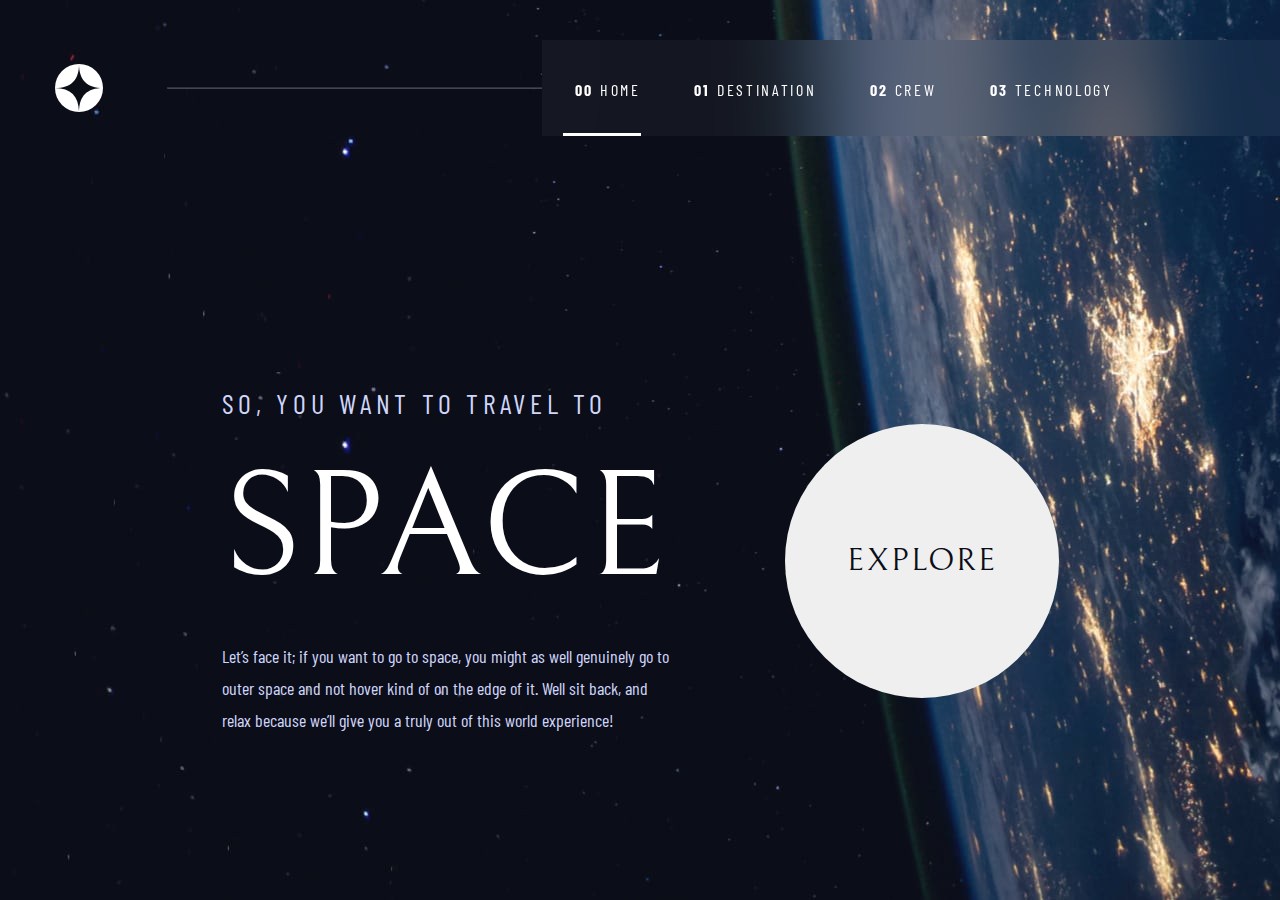
<file: index.html>
<!DOCTYPE html>
<html lang="en">
  <head>
    <meta charset="UTF-8" />
    <meta name="viewport" content="width=device-width, initial-scale=1.0" />
    <link
      rel="icon"
      type="image/png"
      sizes="32x32"
      href="./assets/favicon-32x32.png"
    />
    <link rel="stylesheet" href="reset.css" />
    <link rel="stylesheet" href="style.css" />
    <title>Space tourism website</title>
    <style>
      @media only screen and (min-width: 375px) {
        body {
          background: url("./assets/home/background-home-mobile.jpg");
          background-size: cover;
          height: 100vh;
        }
      }
      @media only screen and (min-width: 768px) {
        body {
          background: url("./assets/home/background-home-tablet.jpg");
          background-size: cover;
          height: 100vh;
        }
      }
      @media only screen and (min-width: 1200px) {
        body {
          background: url("./assets/home/background-home-desktop.jpg");
          background-size: cover;
          height: 100vh;
        }
      }
    </style>
  </head>
  <body>
    <header>
      <div class="toggle-hamburger" id="toggle-hamburger"></div>
      <div class="row header">
        <img src="./assets/shared/logo.svg" alt="Logo icon" />
        <hr />
        <div class="nav-links">
          <ul id="nav-links">
            <li id="home-nav-btn">
              <a href="index.html"
                ><span class="nav-button-number">00</span> Home</a
              >
            </li>
            <li id="dest-nav-btn">
              <a href="destination.html"
                ><span class="nav-button-number">01</span> Destination</a
              >
            </li>
            <li id="crew-nav-btn">
              <a href="crew.html"
                ><span class="nav-button-number">02</span> Crew</a
              >
            </li>
            <li id="tech-nav-btn">
              <a href="technology.html"
                ><span class="nav-button-number">03</span> Technology</a
              >
            </li>
          </ul>
        </div>
      </div>
    </header>

    <main>
      <div class="container">
        <div class="main-text">
          <h5>SO, YOU WANT TO TRAVEL TO</h5>
          <h1>Space</h1>
          <p>
            Let’s face it; if you want to go to space, you might as well
            genuinely go to outer space and not hover kind of on the edge of it.
            Well sit back, and relax because we’ll give you a truly out of this
            world experience!
          </p>
        </div>
        <button
          class="explore-button"
          type="button"
          onclick="window.location.href='./destination.html';"
        >
          Explore
        </button>
      </div>
    </main>
    <script>
      if (window.screen.width > 768) {
        document.write('<script src="./js/header.js"><\/script>');
      }
    </script>
    <script src="./js/hamburger.js"></script>
    <!-- <script src="./js/header.js"></script> -->
  </body>
</html>
</file>
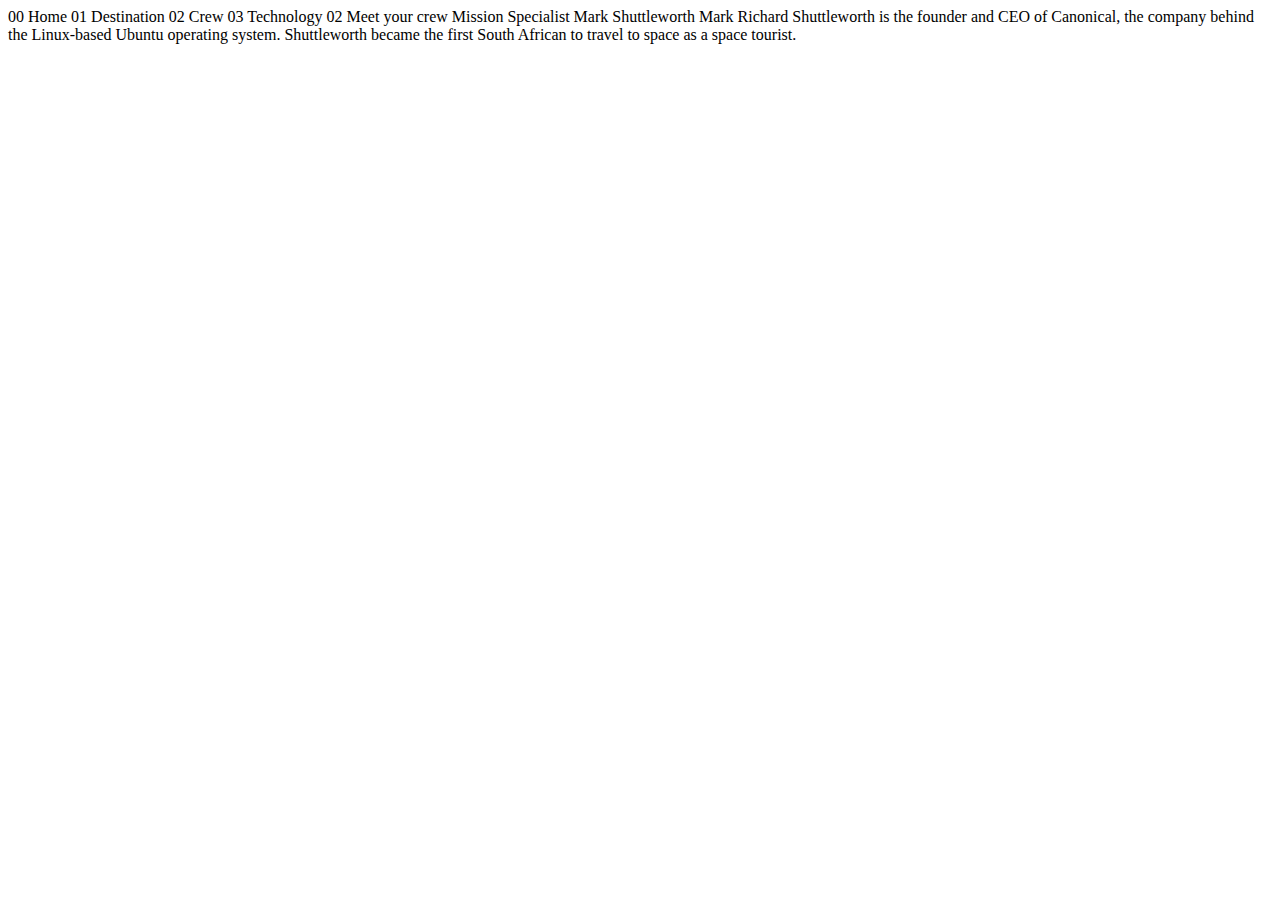
<file: crew-specialist.html>
<!DOCTYPE html>
<html lang="en">
<head>
  <meta charset="UTF-8">
  <meta name="viewport" content="width=device-width, initial-scale=1.0">

  <link rel="icon" type="image/png" sizes="32x32" href="./assets/favicon-32x32.png">
  
  <title>Frontend Mentor | Space tourism website</title>
</head>
<body>

  00 Home
  01 Destination
  02 Crew
  03 Technology

  02 Meet your crew

  Mission Specialist
  Mark Shuttleworth

  Mark Richard Shuttleworth is the founder and CEO of Canonical, the company behind 
  the Linux-based Ubuntu operating system. Shuttleworth became the first South 
  African to travel to space as a space tourist.
</body>
</html>
</file>
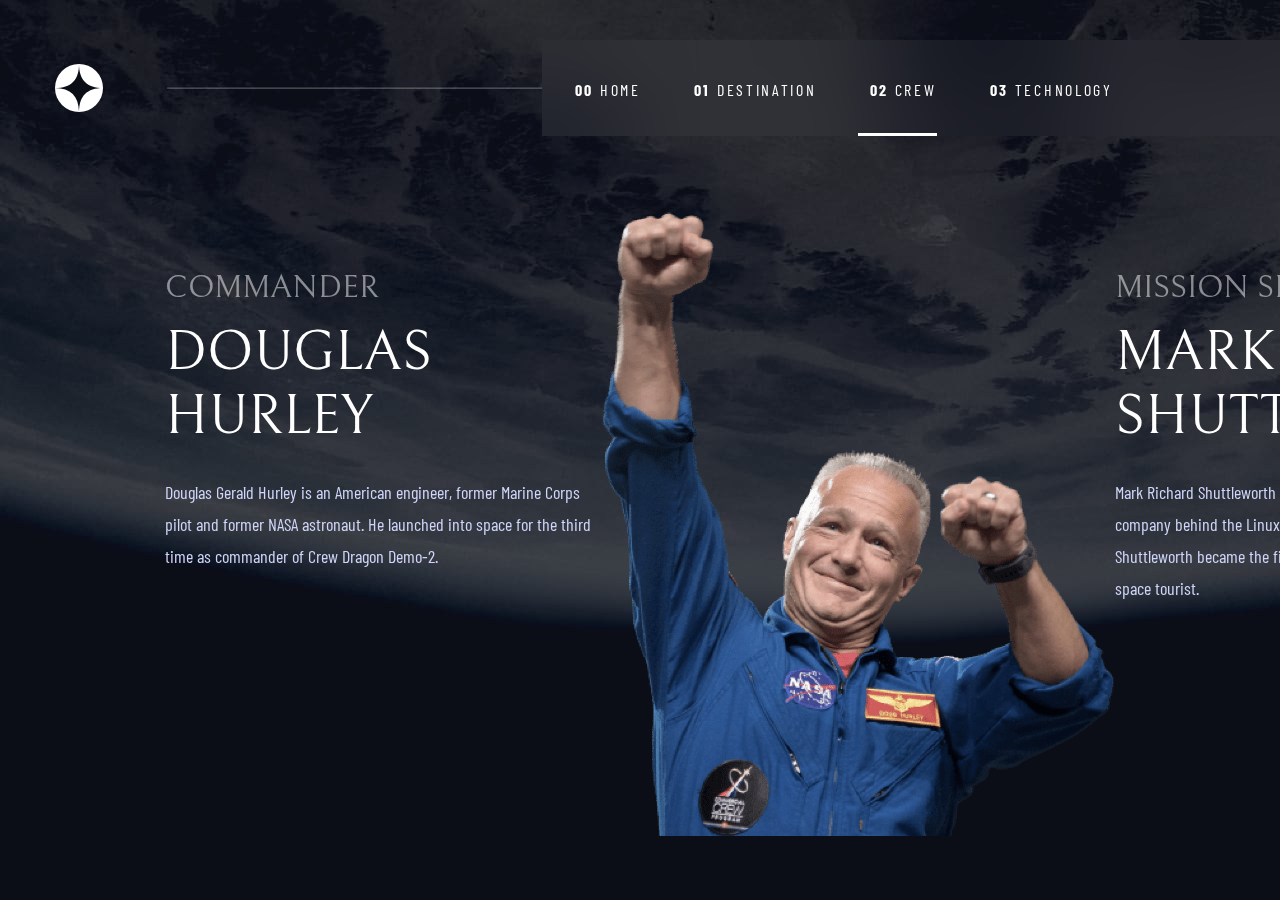
<file: crew.html>
<!DOCTYPE html>
<html lang="en">
  <head>
    <meta charset="UTF-8" />
    <meta name="viewport" content="width=device-width, initial-scale=1.0" />
    <link
      rel="icon"
      type="image/png"
      sizes="32x32"
      href="./assets/favicon-32x32.png"
    />
    <link rel="stylesheet" href="reset.css" />
    <link
      rel="stylesheet"
      href="https://cdn.jsdelivr.net/npm/swiper@8/swiper-bundle.min.css"
    />
    <link rel="stylesheet" href="style.css" />
    <title>Frontend Mentor | Space tourism website</title>
    <style>
      @media only screen and (min-width: 375px) {
        body {
          background: url("./assets/crew/background-crew-mobile.jpg");
          background-size: cover;
          height: 100vh;
        }
      }
      @media only screen and (min-width: 768px) {
        body {
          background: url("./assets/crew/background-crew-tablet.jpg");
          background-size: cover;
          height: 100vh;
        }
      }
      @media only screen and (min-width: 1200px) {
        body {
          background: url("./assets/crew/background-crew-desktop.jpg");
          background-size: cover;
          height: 100vh;
        }
      }
    </style>
  </head>
  <body>
    <header>
      <div class="toggle-hamburger" id="toggle-hamburger"></div>
      <div class="row header">
        <img src="./assets/shared/logo.svg" alt="Logo icon" />
        <hr />
        <div class="nav-links">
          <ul id="nav-links">
            <li id="home-nav-btn">
              <a href="index.html"
                ><span class="nav-button-number">00</span> Home</a
              >
            </li>
            <li id="dest-nav-btn">
              <a href="destination.html"
                ><span class="nav-button-number">01</span> Destination</a
              >
            </li>
            <li id="crew-nav-btn">
              <a href="crew.html"
                ><span class="nav-button-number">02</span> Crew</a
              >
            </li>
            <li id="tech-nav-btn">
              <a href="technology.html"
                ><span class="nav-button-number">03</span> Technology</a
              >
            </li>
          </ul>
        </div>
      </div>
    </header>

    <main>
      <!-- <div class="container bigger">
        <h5 class="container-header"><span>02</span>Meet your crew</h5>
        <div class="crew-row">
          <div class="crew-text">
            <h4 id="crewRole">Commander</h4>
            <h3 id="crewName">Douglas Hurley</h3>
            <p id="crewBio">
              Douglas Gerald Hurley is an American engineer, former Marine Corps
              pilot and former NASA astronaut. He launched into space for the
              third time as commander of Crew Dragon Demo-2.
            </p>
          </div>
          <form id="radioForm">
            <input id="radio-one" type="radio" name="r" value="1" checked />
            <input id="radio-two" type="radio" name="r" value="2" />
            <input id="radio-three" type="radio" name="r" value="3" />
            <input id="radio-four" type="radio" name="r" value="4" />
          </form>
          <hr />
          <picture
            ><img
              id="crewImg"
              src="./assets/crew/image-douglas-hurley.webp"
              alt=""
            />
          </picture>
        </div>
      </div> -->
      <div class="slider-container">
        <div class="container bigger swiper mySwiper">
          <div class="swiper-wrapper">
            <div class="swiper-slide">
              <div class="slide-row">
                <div class="crew-text">
                  <h4 id="crewRole">Commander</h4>
                  <h3 id="crewName">Douglas Hurley</h3>
                  <p id="crewBio">
                    Douglas Gerald Hurley is an American engineer, former Marine
                    Corps pilot and former NASA astronaut. He launched into
                    space for the third time as commander of Crew Dragon Demo-2.
                  </p>
                </div>
                <img
                  id="crewImg"
                  src="./assets/crew/image-douglas-hurley.png"
                  alt=""
                />
              </div>
            </div>
            <div class="swiper-slide">
              <div class="slide-row">
                <div class="crew-text">
                  <h4 id="crewRole">Mission Specialist</h4>
                  <h3 id="crewName">Mark Shuttleworth</h3>
                  <p id="crewBio">
                    Mark Richard Shuttleworth is the founder and CEO of
                    Canonical, the company behind the Linux-based Ubuntu
                    operating system. Shuttleworth became the first South
                    African to travel to space as a space tourist.
                  </p>
                </div>
                <img
                  id="crewImg"
                  src="./assets/crew/image-mark-shuttleworth.png"
                  alt=""
                />
              </div>
            </div>
            <div class="swiper-slide">
              <div class="slide-row">
                <div class="crew-text">
                  <h4 id="crewRole">Pilot</h4>
                  <h3 id="crewName">Victor Glover</h3>
                  <p id="crewBio">
                    Pilot on the first operational flight of the SpaceX Crew
                    Dragon to the International Space Station. Glover is a
                    commander in the U.S. Navy where he pilots an F/A-18.He was
                    a crew member of Expedition 64, and served as a station
                    systems flight engineer.
                  </p>
                </div>
                <img
                  id="crewImg"
                  src="./assets/crew/image-victor-glover.png"
                  alt=""
                />
              </div>
            </div>
            <div class="swiper-slide">
              <div class="slide-row">
                <div class="crew-text">
                  <h4 id="crewRole">Flight Engineer</h4>
                  <h3 id="crewName">Anousheh Ansari</h3>
                  <p id="crewBio">
                    Anousheh Ansari is an Iranian American engineer and
                    co-founder of Prodea Systems. Ansari was the fourth
                    self-funded space tourist, the first self-funded woman to
                    fly to the ISS, and the first Iranian in space.
                  </p>
                </div>
                <img
                  id="crewImg"
                  src="./assets/crew/image-anousheh-ansari.png"
                  alt=""
                />
              </div>
            </div>
          </div>
        </div>
      </div>
      <div class="swiper-pagination"></div>
    </main>
    <script>
      if (window.screen.width > 768) {
        document.write('<script src="./js/header.js"><\/script>');
      }
    </script>
    <script src="https://cdn.jsdelivr.net/npm/swiper@8/swiper-bundle.min.js"></script>
    <script src="./js/hamburger.js"></script>
    <script type="module" src="./js/crewData.js"></script>
  </body>
</html>
</file>
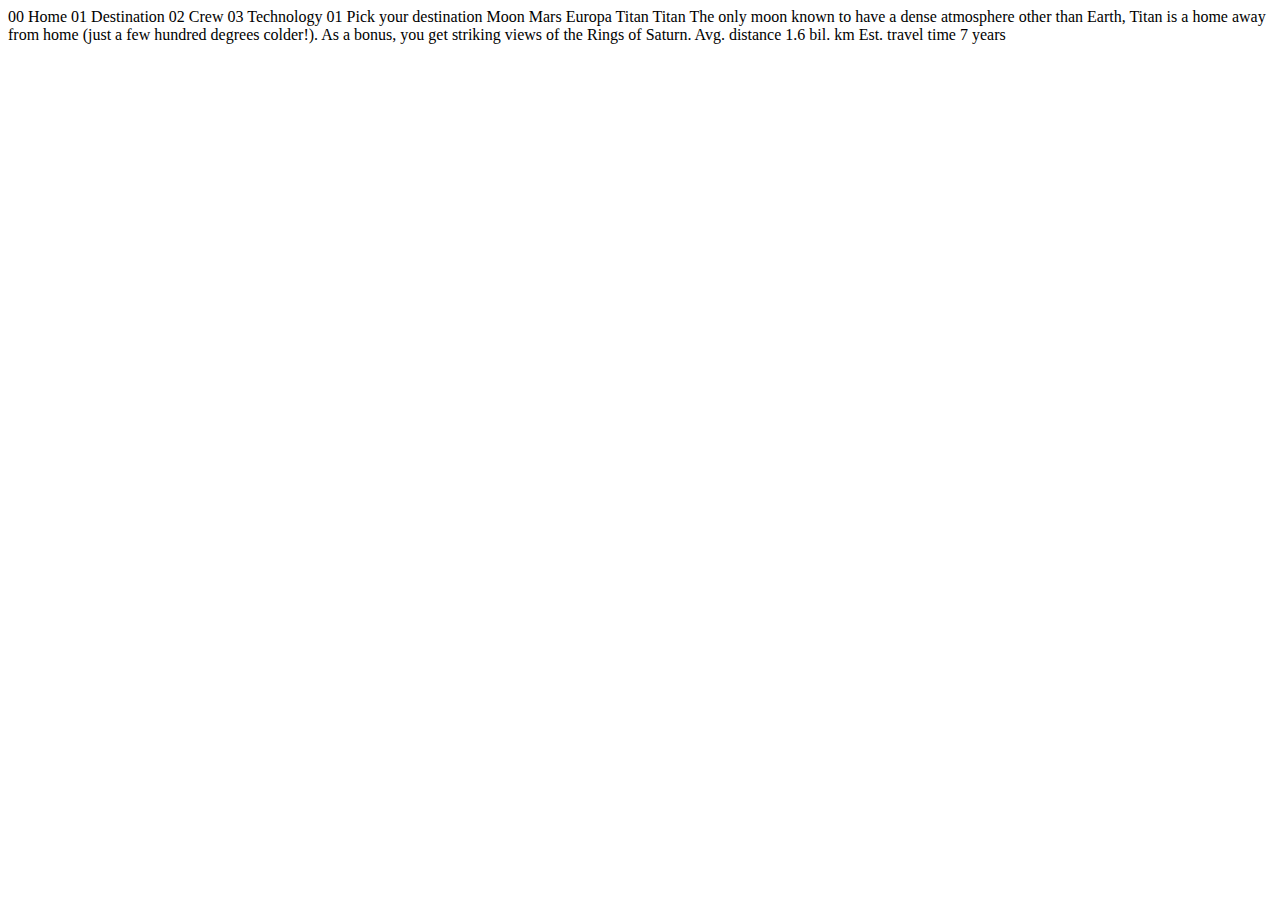
<file: destination-titan.html>
<!DOCTYPE html>
<html lang="en">
<head>
  <meta charset="UTF-8">
  <meta name="viewport" content="width=device-width, initial-scale=1.0">

  <link rel="icon" type="image/png" sizes="32x32" href="./assets/favicon-32x32.png">
  
  <title>Frontend Mentor | Space tourism website</title>
</head>
<body>

  00 Home
  01 Destination
  02 Crew
  03 Technology

  01 Pick your destination

  Moon
  Mars
  Europa
  Titan

  Titan

  The only moon known to have a dense atmosphere other than Earth, Titan 
  is a home away from home (just a few hundred degrees colder!). As a 
  bonus, you get striking views of the Rings of Saturn.

  Avg. distance
  1.6 bil. km

  Est. travel time
  7 years
</body>
</html>
</file>
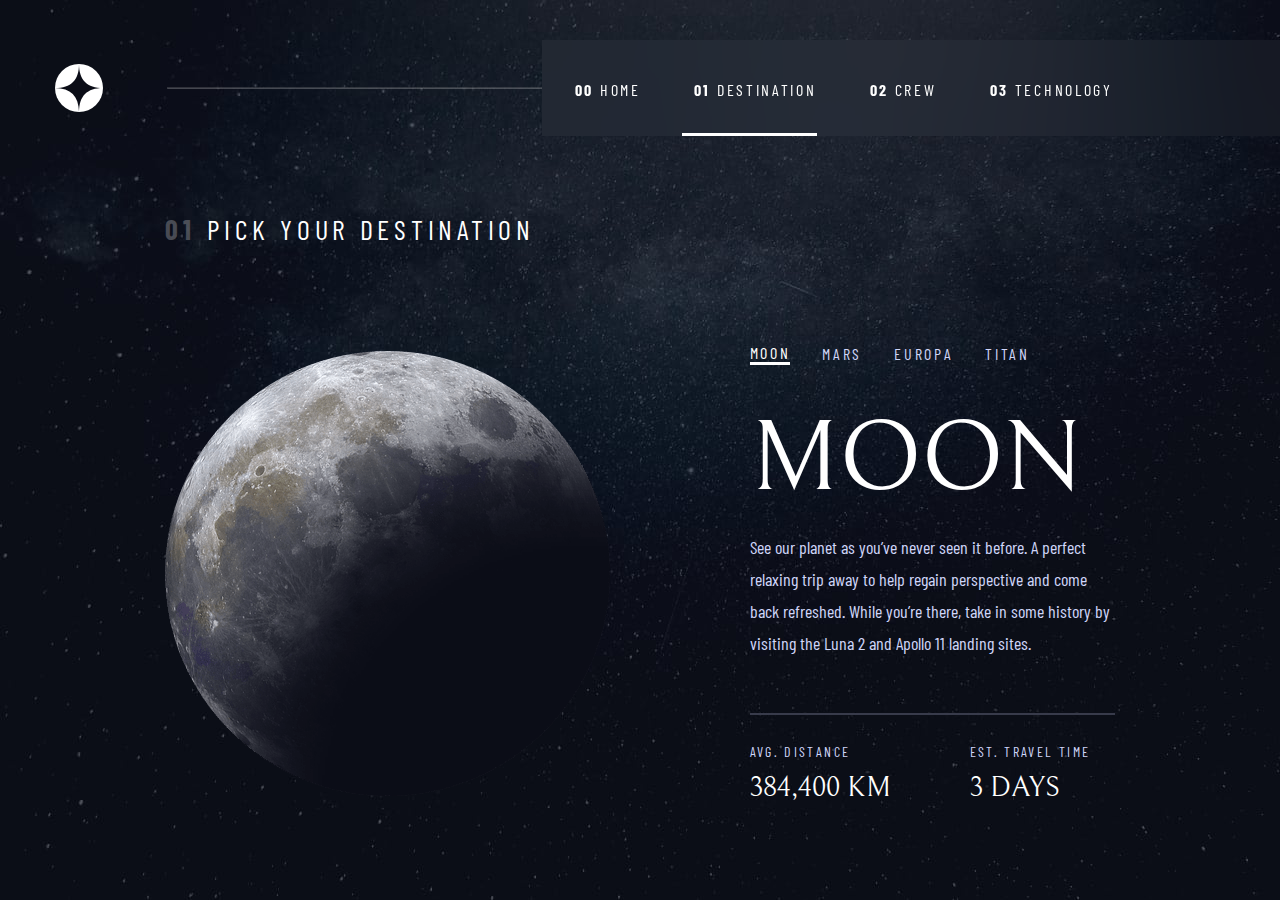
<file: destination.html>
<!DOCTYPE html>
<html lang="en">
  <head>
    <meta charset="UTF-8" />
    <meta name="viewport" content="width=device-width, initial-scale=1.0" />
    <link
      rel="icon"
      type="image/png"
      sizes="32x32"
      href="./assets/favicon-32x32.png"
    />
    <link rel="stylesheet" href="reset.css" />
    <link rel="stylesheet" href="style.css" />
    <title>Space tourism website | Destination</title>
    <style>
      @media only screen and (min-width: 375px) {
        body {
          background: url("./assets/destination/background-destination-mobile.jpg");
          background-size: cover;
          height: 100vh;
        }
      }
      @media only screen and (min-width: 768px) {
        body {
          background: url("./assets/destination/background-destination-tablet.jpg");
          background-size: cover;
          height: 100vh;
        }
      }
      @media only screen and (min-width: 1200px) {
        body {
          background: url("./assets/destination/background-destination-desktop.jpg");
          background-size: cover;
          height: 100vh;
        }
      }
    </style>
  </head>
  <body class="destination-body">
    <header>
      <div class="toggle-hamburger" id="toggle-hamburger"></div>
      <div class="row header">
        <img src="./assets/shared/logo.svg" alt="Logo icon" />
        <hr />
        <div class="nav-links">
          <ul id="nav-links">
            <li id="home-nav-btn">
              <a href="index.html"
                ><span class="nav-button-number">00</span> Home</a
              >
            </li>
            <li id="dest-nav-btn">
              <a href="destination.html"
                ><span class="nav-button-number">01</span> Destination</a
              >
            </li>
            <li id="crew-nav-btn">
              <a href="crew.html"
                ><span class="nav-button-number">02</span> Crew</a
              >
            </li>
            <li id="tech-nav-btn">
              <a href="technology.html"
                ><span class="nav-button-number">03</span> Technology</a
              >
            </li>
          </ul>
        </div>
      </div>
    </header>

    <main>
      <div class="container bigger">
        <h5 class="container-header"><span>01</span>Pick your destination</h5>
        <div class="row destination">
          <img
            id="planet-picture"
            src="./assets/destination/image-moon.png"
            alt="Moon picture"
          />
          <div class="dest-text">
            <div>
              <ul class="dest-links">
                <li class="planet-navbar-active" id="moon-btn">Moon</li>
                <li id="mars-btn">Mars</li>
                <li id="europa-btn">Europa</li>
                <li id="titan-btn">Titan</li>
              </ul>
            </div>
            <h2 id="planet-name" class="planet-name">Moon</h2>
            <p id="planet-desc">
              See our planet as you’ve never seen it before. A perfect relaxing
              trip away to help regain perspective and come back refreshed.
              While you’re there, take in some history by visiting the Luna 2
              and Apollo 11 landing sites.
            </p>
            <hr class="dest-line" />
            <div class="dest-bottom-text">
              <div class="distance">
                <p class="dest-bottom-text-row1">AVG. DISTANCE</p>
                <p id="planet-dis" class="dest-bottom-text-row2">384,400 km</p>
              </div>
              <div class="travel-time">
                <p class="dest-bottom-text-row1">Est. travel time</p>
                <p id="planet-time" class="dest-bottom-text-row2">3 days</p>
              </div>
            </div>
          </div>
        </div>
      </div>
    </main>
    <script>
      if (window.screen.width > 768) {
        document.write('<script src="./js/header.js"><\/script>');
      }
    </script>
    <script src="./js/hamburger.js"></script>
    <script type="module" src="./js/destinationData.js"></script>
  </body>
</html>
</file>
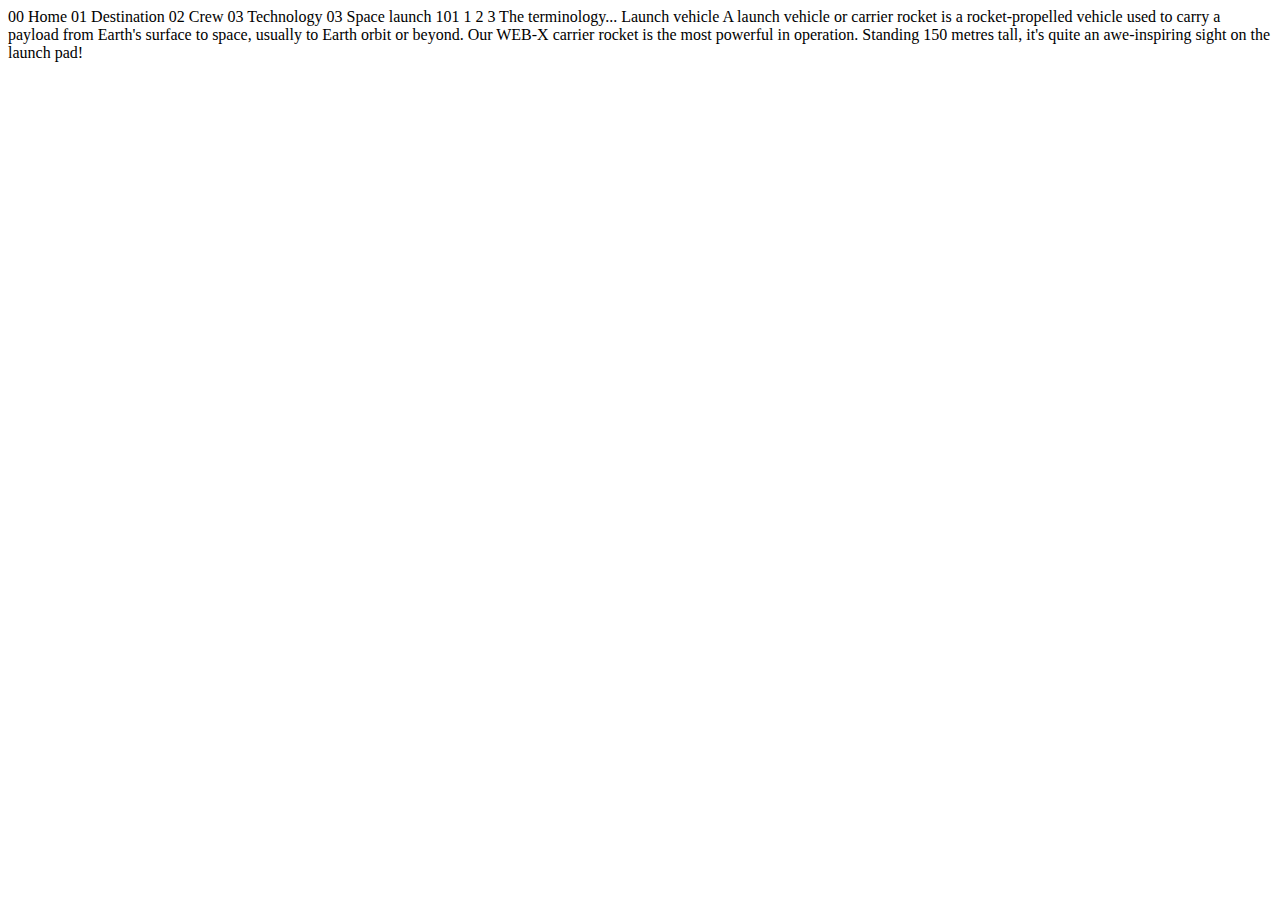
<file: technology-vehicle.html>
<!DOCTYPE html>
<html lang="en">
<head>
  <meta charset="UTF-8">
  <meta name="viewport" content="width=device-width, initial-scale=1.0">

  <link rel="icon" type="image/png" sizes="32x32" href="./assets/favicon-32x32.png">
  
  <title>Frontend Mentor | Space tourism website</title>
</head>
<body>

  00 Home
  01 Destination
  02 Crew
  03 Technology

  03 Space launch 101

  1
  2
  3

  The terminology...
  Launch vehicle

  A launch vehicle or carrier rocket is a rocket-propelled vehicle used to carry a 
  payload from Earth's surface to space, usually to Earth orbit or beyond. Our 
  WEB-X carrier rocket is the most powerful in operation. Standing 150 metres tall, 
  it's quite an awe-inspiring sight on the launch pad!
</body>
</html>
</file>
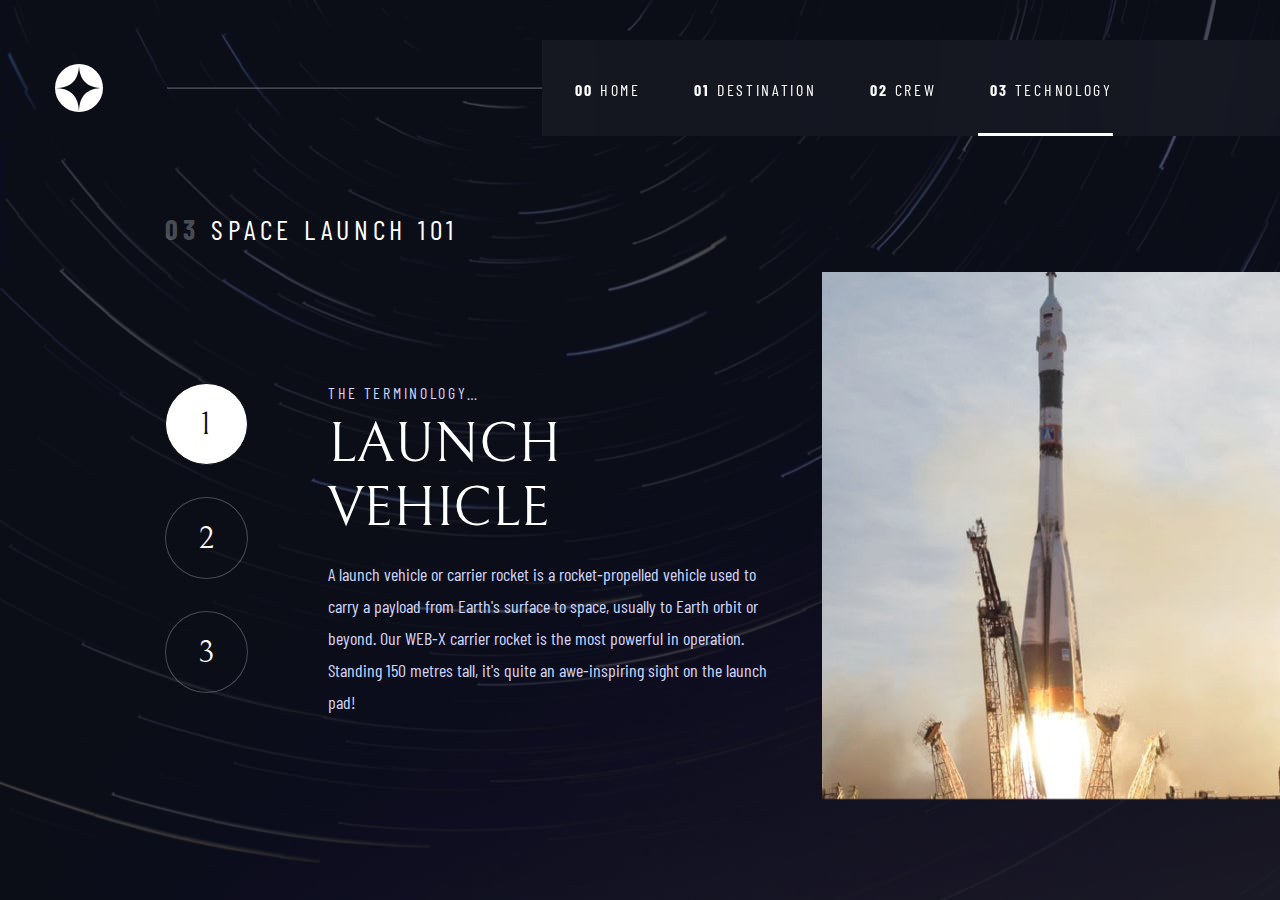
<file: technology.html>
<!DOCTYPE html>
<html lang="en">
  <head>
    <meta charset="UTF-8" />
    <meta name="viewport" content="width=device-width, initial-scale=1.0" />
    <link
      rel="icon"
      type="image/png"
      sizes="32x32"
      href="./assets/favicon-32x32.png"
    />
    <link rel="stylesheet" href="reset.css" />
    <link rel="stylesheet" href="style.css" />
    <title>Frontend Mentor | Space tourism website</title>
    <style>
      @media only screen and (min-width: 375px) {
        body {
          background: url("./assets/technology/background-technology-mobile.jpg");
          background-size: cover;
          height: 100vh;
        }
      }
      @media only screen and (min-width: 768px) {
        body {
          background: url("./assets/technology/background-technology-tablet.jpg");
          background-size: cover;
          height: 100vh;
        }
      }
      @media only screen and (min-width: 1200px) {
        body {
          background: url("./assets/technology/background-technology-desktop.jpg");
          background-size: cover;
          height: 100vh;
        }
      }
    </style>
  </head>
  <body>
    <header>
      <div class="toggle-hamburger" id="toggle-hamburger"></div>
      <div class="row header">
        <img src="./assets/shared/logo.svg" alt="Logo icon" />
        <hr />
        <div class="nav-links">
          <ul id="nav-links">
            <li id="home-nav-btn">
              <a href="index.html"
                ><span class="nav-button-number">00</span> Home</a
              >
            </li>
            <li id="dest-nav-btn">
              <a href="destination.html"
                ><span class="nav-button-number">01</span> Destination</a
              >
            </li>
            <li id="crew-nav-btn">
              <a href="crew.html"
                ><span class="nav-button-number">02</span> Crew</a
              >
            </li>
            <li id="tech-nav-btn">
              <a href="technology.html"
                ><span class="nav-button-number">03</span> Technology</a
              >
            </li>
          </ul>
        </div>
      </div>
    </header>

    <main>
      <div class="container bigger tech">
        <h5 class="container-header"><span>03</span>SPACE LAUNCH 101</h5>
        <div class="tech-row">
          <div class="tech-buttons">
            <button class="tech-active" id="techBtn1">1</button>
            <button id="techBtn2">2</button>
            <button id="techBtn3">3</button>
          </div>
          <div class="tech-text">
            <p>THE TERMINOLOGY…</p>
            <h3 id="techName">LAUNCH VEHICLE</h3>
            <p id="techDesc">
              A launch vehicle or carrier rocket is a rocket-propelled vehicle
              used to carry a payload from Earth's surface to space, usually to
              Earth orbit or beyond. Our WEB-X carrier rocket is the most
              powerful in operation. Standing 150 metres tall, it's quite an
              awe-inspiring sight on the launch pad!
            </p>
          </div>
        </div>
        <picture
          ><img
            id="techImg"
            src="./assets/technology/image-launch-vehicle-portrait.jpg"
            alt="Technology Picture"
        /></picture>
      </div>
    </main>
    <script>
      if (window.screen.width > 768) {
        document.write('<script src="./js/header.js"><\/script>');
      }
    </script>
    <script src="./js/hamburger.js"></script>
    <script type="module" src="./js/techData.js"></script>
  </body>
</html>
</file>
<file: style.css>
@import url("https://fonts.googleapis.com/css2?family=Barlow+Condensed&family=Bellefair&display=swap");
/* 
font-family: 'Barlow Condensed', sans-serif;
font-family: 'Bellefair', serif; 
*/

h1,
h2,
h3,
h4,
.explore-button,
.dest-bottom-text-row2,
.tech-buttons button {
  font-family: "Bellefair";
  font-style: normal;
  font-weight: 400;
  text-transform: uppercase;
  color: #ffffff;
}

h5,
p,
.row.header ul a,
.nav-button-number,
.dest-links {
  font-family: "Barlow Condensed";
  font-style: normal;
  font-weight: 400;
}

h1 {
  font-size: 150px;
  line-height: 172px;
  margin: 24px 0;
}

h2 {
  font-size: 100px;
  line-height: 115px;
}

h3 {
  font-size: 56px;
  line-height: 64px;
}

h4 {
  font-size: 32px;
  line-height: 37px;
}

h5 {
  font-size: 28px;
  line-height: 34px;
  letter-spacing: 4.725px;
  color: #d0d6f9;
}

h5 span {
  font-weight: 700;
  color: #ffffff;
  mix-blend-mode: normal;
  opacity: 0.25;
}

p {
  font-size: 18px;
  line-height: 32px;
  color: #d0d6f9;
}

header {
  padding-top: 40px;
  padding-left: 55px;
  position: relative;
}

.container {
  position: relative;
  top: 27.77vh;
  display: flex;
  margin: 0 auto;
  padding: 0 165px;
  justify-content: space-around;
  align-items: center;
}

.container.bigger {
  top: 8.44vh;
  align-items: flex-start;
  flex-direction: column;
}

.container.bigger h5 {
  color: #ffffff;
  margin-bottom: 97px;
  text-transform: uppercase;
}

.container.bigger h5 span {
  margin-right: 0.75rem;
}

.row,
.dest-links,
.dest-bottom-text {
  display: flex;
  align-items: center;
  justify-content: space-between;
  flex-direction: row;
}
.row.header hr {
  background: #ffffff;
  mix-blend-mode: normal;
  opacity: 0.25;
  width: 32.84722vw;
  position: absolute;
  left: 167px;
}

.row.header ul {
  background: rgba(255, 255, 255, 0.04);
  backdrop-filter: blur(40.7742px);
  width: 57.6388vw;
  height: 10.66vh;
  padding-right: 11.45833vw;
  display: flex;
  align-items: center;
  justify-content: space-around;
  white-space: nowrap;
}

.row.header ul li {
  padding: 40px 0;
  height: 96px;
}

.row.header ul li:hover {
  border-bottom: 3px solid rgba(255, 255, 255, 0.5);
}

.nav-btn-active {
  border-bottom: 3px solid white;
}

.row.header ul a {
  text-transform: uppercase;
  font-size: 16px;
  line-height: 19px;
  letter-spacing: 2.7px;
  color: #ffffff;
  margin-left: 12px;
}

.nav-button-number {
  font-weight: 700;
  font-size: 16px;
  line-height: 19px;
  letter-spacing: 2.7px;
  color: #ffffff;
}

/* main */

.main-text {
  max-width: 450px;
}

.explore-button {
  position: relative;
  cursor: pointer;
  font-size: 32px;
  line-height: 37px;
  letter-spacing: 2px;
  color: #0b0d17;
  width: 274px;
  height: 274px;
  border-radius: 50%;
  transition: all 0.3s ease;
  outline: 0px solid rgba(255, 255, 255, 0.1);
  border: 0;
}

.explore-button:hover {
  outline: 88px solid rgba(255, 255, 255, 0.1);
}

/* destination */

.row.destination,
.dest-links,
.dest-bottom-text {
  justify-content: normal;
}

.dest-line {
  border: 1px #383b4b solid;
  margin: 54px 0 28px;
}

.row.destination {
  margin: 0 auto;
  gap: 10.90277vw;
}

.dest-text {
  max-width: 445px;
}

.planet-name {
  margin: 37px 0 14px;
}

.dest-bottom-text {
  gap: 79px;
}

#planet-desc {
  height: 14.22vh;
}

.distance,
.travel-time {
  display: flex;
  flex-direction: column;
  gap: 12px;
}

.dest-bottom-text-row2 {
  font-size: 28px;
  line-height: 32px;
  white-space: nowrap;
}

.dest-bottom-text-row1 {
  font-size: 14px;
  line-height: 17px;
  letter-spacing: 2.3625px;
  text-transform: uppercase;
}

.planet-navbar-active {
  border-bottom: 3px solid white;
  color: #ffffff;
}

.dest-links {
  font-size: 16px;
  line-height: 19px;
  letter-spacing: 2.7px;
  color: #d0d6f9;
  text-transform: uppercase;
  gap: 2rem;
  cursor: pointer;
}

.dest-links li:hover {
  border-bottom: 3px solid rgba(255, 255, 255, 0.5);
}

/* crew */

.swiper {
  overflow: visible;
}

.slider-container {
  overflow: hidden;
}

.crew-row {
  display: flex;
  flex-direction: column;
}

.crew-text {
  max-width: 614px;
  margin-top: 57px;
}

.crew-text h4 {
  mix-blend-mode: normal;
  opacity: 0.5;
}

.crew-text h5 {
  margin-bottom: 17.11vh;
}

.crew-text h3 {
  margin: 15px 0 27px 0;
}

.crew-text p {
  max-width: 444px;
}

.crew-row hr {
  visibility: hidden;
}

#crewImg {
  position: relative;
}

.swiper-slide {
  height: 100%;
}

.slide-row {
  display: flex;
  justify-content: space-between;
}

.swiper-pagination.swiper-pagination-bullets.swiper-pagination-horizontal {
  width: 160px;
  height: 15px;
  position: fixed;
  /* display: flex;
  flex-direction: row; */
  gap: 24px;
  bottom: 94px;
  left: 167px;
}

.swiper-pagination-horizontal.swiper-pagination-bullets
  .swiper-pagination-bullet {
  margin: 12px;
  position: relative;
  height: 15px;
  width: 15px;
  outline: none;
  cursor: pointer;
  background: rgba(255, 255, 255);
  border-radius: 50%;
  overflow: hidden;
  transition: border 0.5s ease;
  white-space: nowrap;
}

/* .swiper-pagination-bullet::after {
  content: "";
  display: flex;
  justify-self: center;
  border-radius: 50%;
}
.swiper-pagination-bullet::after {
  position: relative;
  width: 100%;
  height: 100%;
  background: #ffffff;
  left: var(--y, 100%);
  transition: 0.5s;
}
.swiper-pagination-bullet-active::after {
  --y: 0%;
}
.swiper-pagination-bullet-active ~ input[type="radio"]::after {
  --y: -100%;
} */

/* technology */

.tech-row {
  display: flex;
  margin-top: 40px;
  width: 65%;
}

.tech-buttons {
  display: flex;
  flex-direction: column;
  gap: 32px;
  margin-right: 80px;
}

.tech-buttons button.tech-active {
  background: #ffffff;
  color: #0b0d17;
  border: 1px solid #0b0d17;
}

.tech-buttons button {
  border-radius: 50%;
  background: transparent;
  border: 1px solid rgba(255, 255, 255, 0.25);
  padding: 22px 31.5px 21px 32.5px;
  font-size: 32px;
  line-height: 37px;
  text-align: center;
  letter-spacing: 2px;
  cursor: pointer;
}

.tech-buttons button:hover {
  border: 1px solid rgba(255, 255, 255);
}

.tech-text p:not(#techDesc) {
  font-size: 16px;
  line-height: 19px;
  letter-spacing: 2.7px;
}

.tech-text h3 {
  margin: 11px 0 17px;
}

#techDesc {
  max-width: 444px;
}

#techImg {
  position: fixed;
  right: 0;
  bottom: 11.22vh;
  width: 35.76388vw;
  height: 58.55vh;
}

/* tablet */

@media only screen and (max-width: 1200px) {
  /* body {
    overflow: hidden;
  } */
  header {
    padding-top: 0;
  }
  .row.header hr {
    display: none;
  }
  .container,
  .slider-container {
    flex-direction: column;
    top: 10vh;
  }
  .slider-container {
    overflow-y: visible;
  }

  h5 {
    font-size: 20px;
    line-height: 24px;
    letter-spacing: 3.375px;
    text-align: center;
  }
  h1 {
    line-height: 150px;
    margin: 24px 0;
  }
  p {
    font-size: 16px;
    line-height: 28px;
    text-align: center;
  }
  .explore-button {
    position: fixed;
    bottom: 3vh;
  }
  .nav-button-number {
    display: none;
  }
  .row.destination {
    flex-direction: column;
    gap: 0;
  }
  #planet-picture {
    max-width: 300px;
    margin-bottom: 50px;
  }
  .container.bigger {
    top: 124px;
    align-items: center;
  }
  .container.bigger h5 {
    margin-bottom: 60px;
  }
  .dest-text {
    display: flex;
    flex-direction: column;
    align-items: center;
    text-align: center;
  }
  .dest-text h2 {
    font-size: 80px;
    line-height: 92px;
  }
  .dest-line {
    margin: 0;
    width: 100%;
    margin-bottom: 28px;
  }
  .container.bigger.swiper {
    top: 0;
    margin-top: 124px;
    height: 71vh;
  }

  #crewImg {
    height: 48.046875vh;
    left: 50%;
    transform: translateX(-50%);
    bottom: 0;
    z-index: 10;
    position: absolute;
  }
  .crew-text {
    max-width: 600px;
    margin-top: 0;
    display: flex;
    flex-direction: column;
    align-items: center;
  }
  .swiper-pagination {
    position: relative;
    bottom: 0;
    margin: 40px 0;
    gap: 16px;
    justify-content: center;
  }
  .slide-row {
    align-items: center;
    flex-direction: column;
  }
  .swiper-pagination.swiper-pagination-bullets.swiper-pagination-horizontal {
    bottom: 55.859375vh;
    left: 50%;
    position: absolute;
    transform: translateX(-50%);
  }
  #crewName {
    white-space: nowrap;
    font-size: 40px;
    line-height: 46px;
  }
  #crewRole {
    white-space: nowrap;
    font-size: 24px;
    line-height: 28px;
  }
  #crewBio {
    max-width: 600px;
    font-size: 16px;
    line-height: 28px;
  }
  .container-header {
    position: fixed;
    top: 136px;
    left: 38.5px;
  }
  #techImg {
    position: relative;
    top: 0;
    width: 100%;
    height: auto;
  }
  .container.bigger.tech {
    display: flex;
    flex-direction: column-reverse;
    padding: 0;
  }
  .tech-row {
    flex-direction: column;
    align-items: center;
  }
  .tech-buttons {
    flex-direction: row;
    margin-right: 0;
    gap: 16px;
    margin-bottom: 44px;
  }
  .tech-buttons button {
    padding: 16px 23.5px 16px 24.5px;
    font-size: 24px;
    line-height: 28px;
    letter-spacing: 1.5px;
  }
  .tech-text {
    text-align: center;
  }
  #techName {
    font-size: 40px;
    line-height: 46px;
  }
  .container.bigger.tech picture {
    width: 100%;
  }
}

@media only screen and (max-width: 768px) {
  h5 {
    font-size: 16px;
    line-height: 19px;
    text-align: center;
    letter-spacing: 2.7px;
  }
  h1 {
    font-size: 80px;
    line-height: 100px;
  }
  p {
    font-size: 15px;
    line-height: 25px;
  }
  h2 {
    font-size: 56px;
    line-height: 64px;
  }
  .toggle-hamburger {
    background: url("./assets/shared/icon-hamburger.svg");
    position: absolute;
    top: 33px;
    right: 24px;
    width: 24px;
    height: 21px;
    cursor: pointer;
    z-index: 200;
    transition: all 0.3s ease;
  }
  .row.header ul {
    visibility: hidden;
    display: flex;
    flex-direction: column;
    position: fixed;
    top: 0;
    right: 0;
    height: 100%;
    width: 67.733%;
    z-index: 100;
    justify-content: center;
    align-items: flex-start;
  }
  .nav-button-number {
    display: block;
  }
  .row.header ul li a {
    display: flex;
    flex-direction: row;
    gap: 10px;
    border: 0;
  }
  .row.header img {
    position: fixed;
    top: 24px;
    left: 24px;
  }
  .main-text {
    margin-top: 50px;
    text-align: center;
  }
  .container {
    padding: 0 24px;
  }
  #planet-picture {
    height: 170px;
    width: 170px;
    margin-bottom: 26px;
  }
  .dest-links li {
    font-size: 14px;
    line-height: 17px;
    letter-spacing: 2.3625px;
  }
  .dest-bottom-text {
    flex-direction: column;
    gap: 32px;
  }
  .container.bigger h5 {
    position: static;
    margin-bottom: 32px;
  }
  #crewImg {
    position: relative;
    height: 223px;
    left: 0;
    transform: translateX(0);
  }
  .slide-row {
    display: flex;
    flex-direction: column-reverse;
    align-items: center;
    gap: 10vh;
  }
  .crew-row hr {
    visibility: visible;
    width: 100%;
    border: 1px #383b4b solid;
    margin: 0;
  }
  #crewName {
    white-space: unset;
    text-align: center;
    font-size: 24px;
    line-height: 28px;
  }
  #crewRole {
    font-size: 16px;
    line-height: 18px;
  }
  #crewBio {
    font-size: 15px;
    line-height: 25px;
  }
  .swiper-pagination.swiper-pagination-bullets.swiper-pagination-horizontal {
    bottom: 50vh;
    position: relative;
  }
  .container.bigger h5 {
    position: absolute;
    top: -32px;
    left: 50%;
    transform: translateX(-50%);
    white-space: nowrap;
  }
}
</file>
